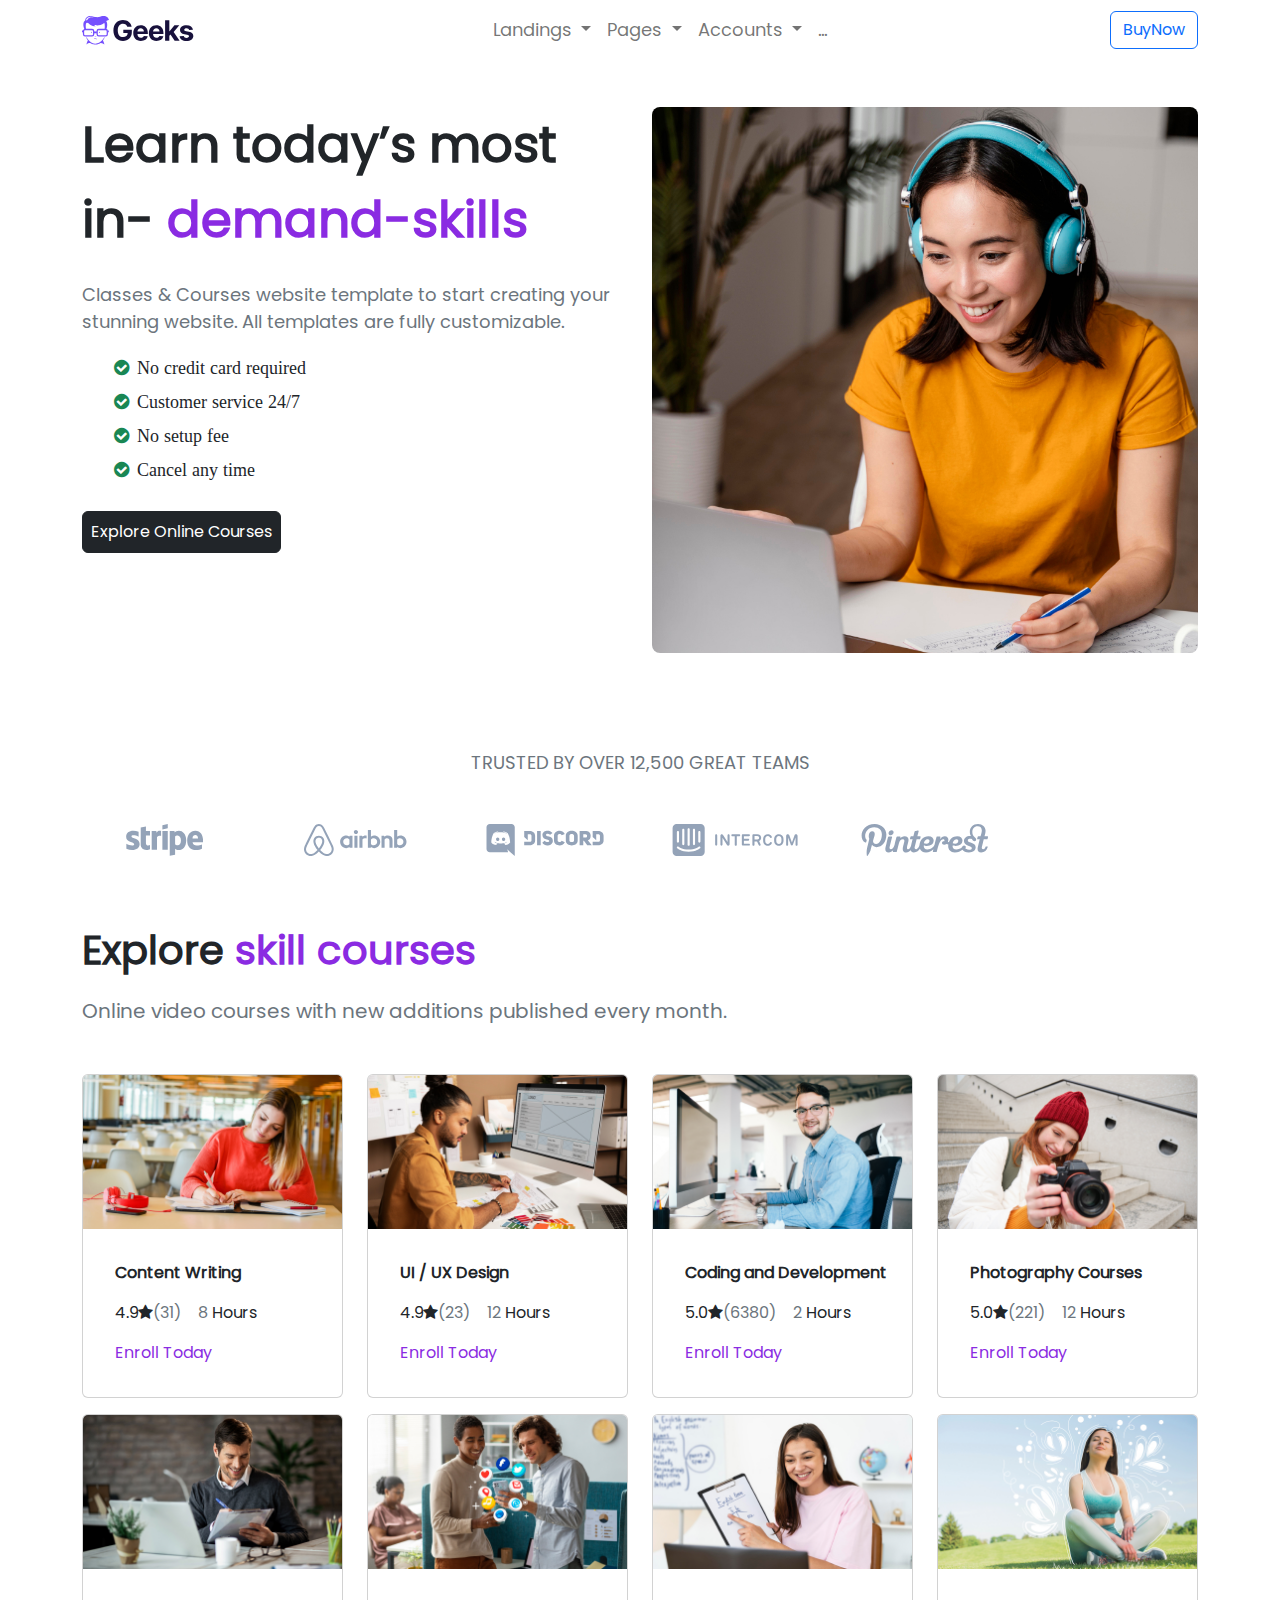
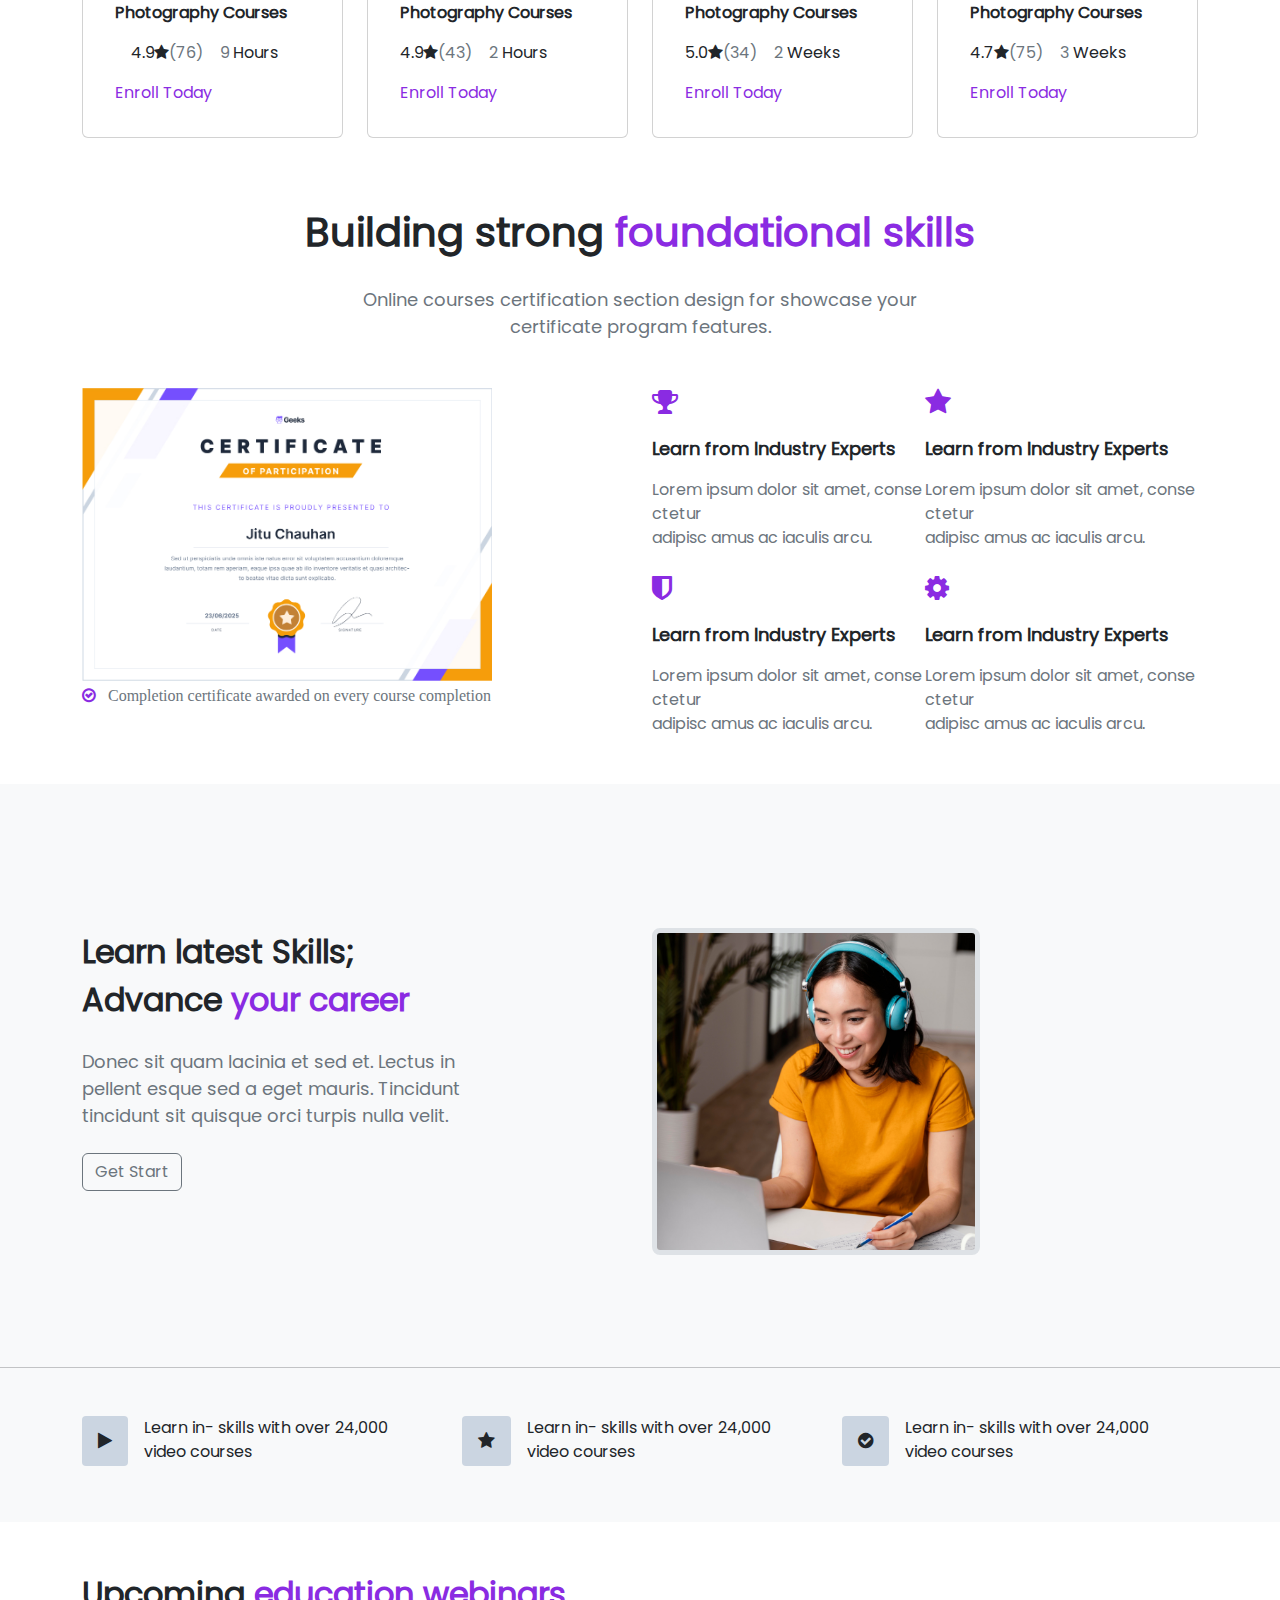
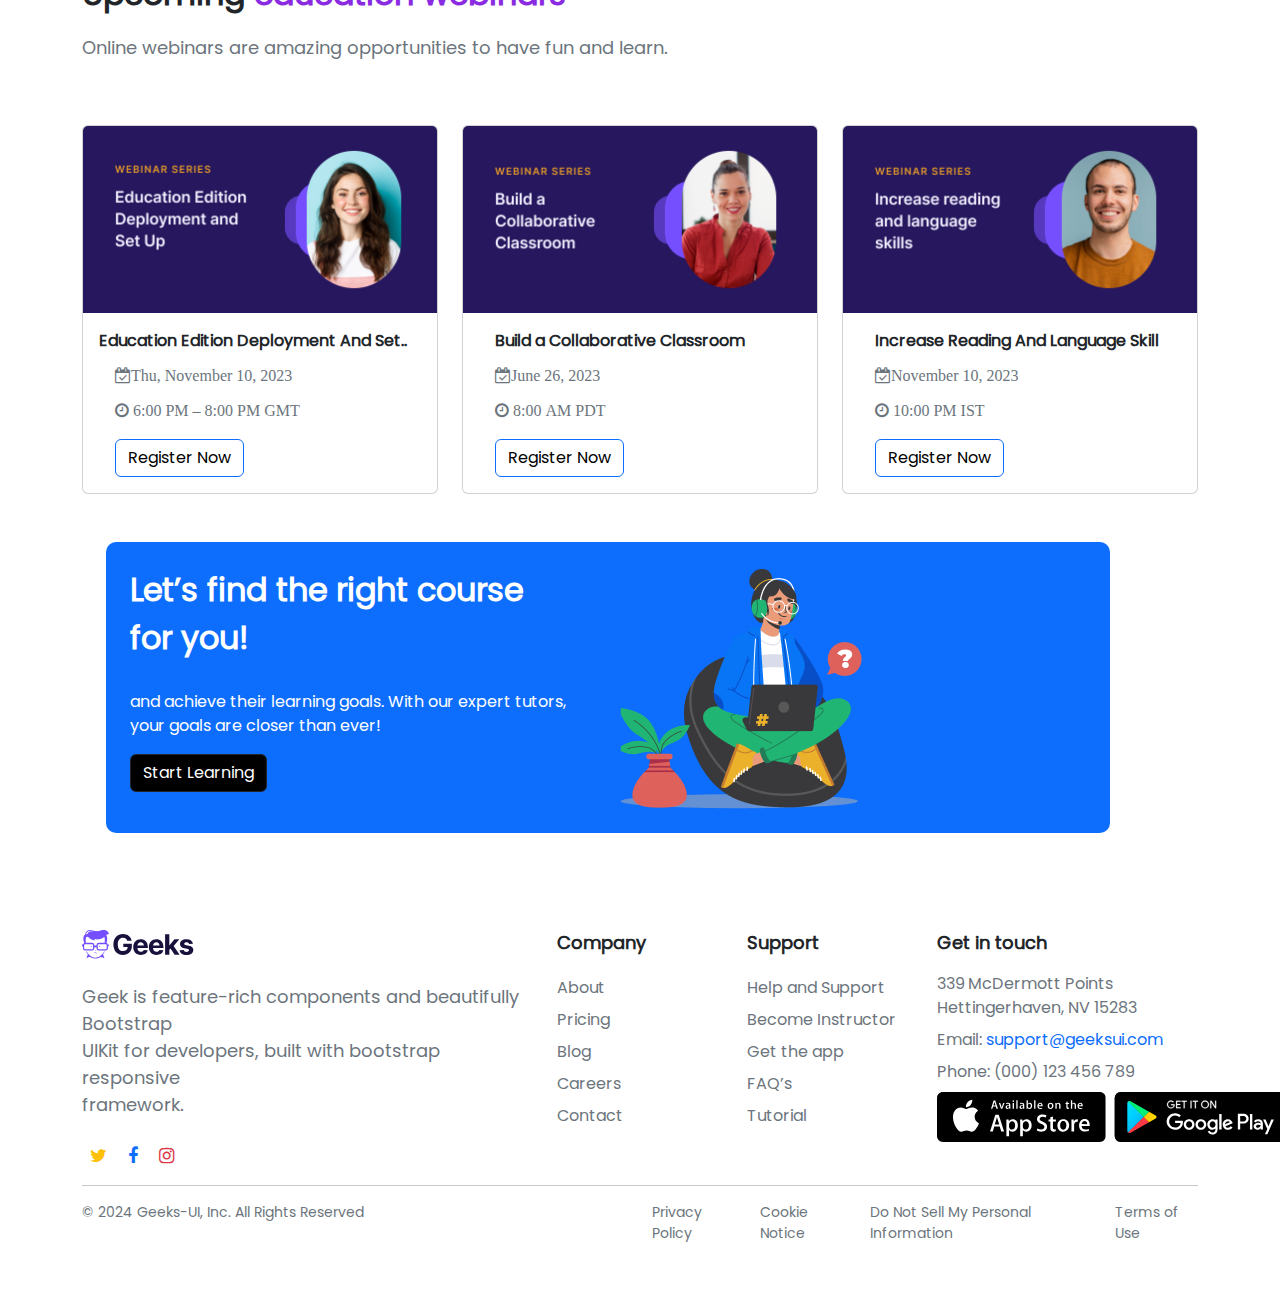
<file: index.html>
<!DOCTYPE html>
<html lang="en">

<head>
    <meta charset="UTF-8">
    <meta name="viewport" content="width=device-width, initial-scale=1.0">
    <title>Project 3</title>
    <link rel="stylesheet" href="./assets/font-awesome-4.7.0/font-awesome-4.7.0/css/font-awesome.min.css">
    <link rel="stylesheet" href="./assets/bootstrap-5.2.3-dist/bootstrap-5.2.3-dist/css/bootstrap.min.css">
    <link rel="stylesheet" href="./css/style.css">
</head>

<body>
    <section>
        <nav class="navbar navbar-expand-lg bg-body-tertiary">
            <div class="container">
                <a class="navbar-brand" href="#">
                    <img src="./assets/images/geeks.svg" alt="">
                </a>
                <button class="navbar-toggler" type="button" data-bs-toggle="collapse"
                    data-bs-target="#navbarSupportedContent" aria-controls="navbarSupportedContent"
                    aria-expanded="false" aria-label="Toggle navigation">
                    <span class="navbar-toggler-icon"></span>
                </button>
                <div class="collapse navbar-collapse" id="navbarSupportedContent">
                    <ul class="navbar-nav mx-auto mb-2 mb-lg-0">
                        <li class="nav-item dropdown">
                            <a class="nav-link dropdown-toggle" href="/index.html" role="button" data-bs-toggle="dropdown"
                                aria-expanded="false">
                                Landings
                            </a>
                            <ul class="dropdown-menu">
                                <li><a class="dropdown-item" href="#">Mentor <span
                                            class="bg-primary text-white btn">New</span></a></li>
                                <li><a class="dropdown-item" href="./html/career.html">Education</a></li>
                                <li><a class="dropdown-item" href="#">Home Acadamy</a></li>
                                <li><a class="dropdown-item" href="./html/courses.html">Courses</a></li>
                                <li><a class="dropdown-item" href="./html/courses.html">Lead Course</a></li>
                            </ul>
                        </li>
                        <li class="nav-item dropdown">
                            <a class="nav-link dropdown-toggle" href="#" role="button" data-bs-toggle="dropdown"
                                aria-expanded="false">
                                Pages
                            </a>
                            <ul class="dropdown-menu">
                                <li><a class="dropdown-item" href="./html/courses.html">Courses</a></li>
                                <li><a class="dropdown-item" href="./html/courses.html">Paths</a></li>
                                <li><a class="dropdown-item" href="/index.html">Blog</a></li>
                                <li><a class="dropdown-item" href="./html/career.html">Career</a></li>
                                <li><a class="dropdown-item" href="/index.html">Portfolio</a></li>
                                <li><a class="dropdown-item" href="/index.html">Mentor <span
                                            class="bg-primary text-white btn">New</span></a></li>
                                <li><a class="dropdown-item" href="./html/courses.html">Job</a></li>
                                <li><a class="dropdown-item" href="/index.html">Specialty</a></li>
                                <li>
                                    <hr class="dropdown-divider">
                                </li>
                                <li><a class="dropdown-item" href="./html/career.html">About</a></li>
                                <li><a class="dropdown-item" href="./html/contact.html">Help Center</a></li>
                                <li><a class="dropdown-item" href="./html/career.html">Compare</a></li>
                                <li><a class="dropdown-item" href="./html/contact.html">Contact</a></li>
                            </ul>
                        </li>
                        <li class="nav-item dropdown">
                            <a class="nav-link dropdown-toggle" href="#" role="button" data-bs-toggle="dropdown"
                                aria-expanded="false">
                                Accounts
                            </a>
                            <ul class="dropdown-menu">
                                <li><a class="dropdown-item" href="#">Accounts</a></li>
                                <li><a class="dropdown-item" href="#">Another action</a></li>
                            </ul>
                        </li>
                        <li class="nav-item dropdown">
                            <a class="nav-link" href="#" role="button" data-bs-toggle="dropdown" aria-expanded="false">
                                <span class="">...</span>
                            </a>
                            <ul class="dropdown-menu">
                                <li><a class="dropdown-item" href="#">Documentation</a></li>
                                <li><a class="dropdown-item" href="#">Another action</a></li>
                            </ul>
                        </li>
                    </ul>
                    <form class="d-flex" role="search">
                        <button class="btn btn-outline-primary cursor" type="submit">BuyNow</button>
                    </form>
                </div>
            </div>
        </nav>
    </section>
    <section>
        <div class="container">
            <div class="row">
                <div class="col-12 col-md-12 col-lg-6 my-5">
                    <div class="fs1 fw-bolder">Learn today’s most</div>
                    <div class="fs1 fw-bolder">in- <span class="textcolor fw-bolder">demand-skills</span></div>
                    <div class="my-4 italic text-secondary">
                        <div>Classes & Courses website template to start creating your</div>
                        <div>stunning website. All templates are fully customizable.</div>
                    </div>
                    <ul class="d-flex flex-column ">
                        <i class="fa fa-check-circle mb-3 text-success" aria-hidden="true"><span
                                class="mx-2 text-dark">No credit card required</span></i>
                        <i class="fa fa-check-circle mb-3 text-success" aria-hidden="true"><span
                                class="mx-2 text-dark">Customer service 24/7</span></i>
                        <i class="fa fa-check-circle mb-3 text-success" aria-hidden="true"><span
                                class="mx-2 text-dark">No setup fee</span></i>
                        <i class="fa fa-check-circle mb-3 text-success" aria-hidden="true"><span
                                class="mx-2 text-dark">Cancel any time</span></i>
                    </ul>
                    <button class="btn btn-dark p-2">Explore Online Courses</button>
                </div>
                <div class="col-12 col-md-12 col-lg-6  my-5">
                    <img src="./assets/images/developer.jpg" class="w-100 rounded-3" alt="">
                </div>
            </div>
        </div>
    </section>
    <section>
        <div class="container">
            <div class="text-center my-5 text-secondary">
                <div>TRUSTED BY OVER 12,500 GREAT TEAMS</div>
                <div class="row my-5">
                    <div class="col-6 col-lg-2 mb-3">
                        <img src="./assets/images/strip.svg" alt="">
                    </div>
                    <div class="col-6 col-lg-2 mb-3">
                        <img src="./assets/images/aribnb.svg" alt="">
                    </div>
                    <div class="col-6 col-lg-2 mb-3">
                        <img src="./assets/images/discord.svg" alt="">
                    </div>
                    <div class="col-6 col-lg-2 mb-3">
                        <img src="./assets/images/intercom.svg" alt="">
                    </div>
                    <div class="col-12 col-lg-2 mb-3">
                        <img src="./assets/images/prnterest.svg" alt="">
                    </div>
                </div>
            </div>
        </div>
    </section>
    <section>
        <div class="container my-5">
            <div class="fs-1 fw-bolder">Explore <span class="textcolor"> skill courses</span></div>
            <div class="text-secondary fs-5 my-3">Online video courses with new additions published every month.</div>
            <div class="row my-5">
                <div class="col-12 col-md-6 col-lg-3 mb-3">
                    <div class="card box">
                        <img src="./assets/images/img1.jpg" class="card-img-top" alt="...">
                        <div class="card-body">
                            <div class="my-3 ps-3 fw-bold fontsize">Content Writing</div>
                            <div class="d-flex justify-content-start fontsize mx-3">
                                <div>4.9<i class="fa fa-star" aria-hidden="true"></i><span
                                        class="text-secondary">(31)</span></div>
                                <div class="mx-3"><span class="text-secondary">8 </span> Hours</div>
                            </div>
                            <div class="my-3 ps-3 textcolor1">Enroll Today </div>
                        </div>
                    </div>
                </div>
                <div class="col-12 col-md-6 col-lg-3 mb-3">
                    <div class="card box">
                        <img src="./assets/images/img2.jpg" class="card-img-top" alt="...">
                        <div class="card-body">
                            <div class="my-3 ps-3 fw-bold fontsize">UI / UX Design</div>
                            <div class="d-flex justify-content-start fontsize mx-3">
                                <div>4.9<i class="fa fa-star" aria-hidden="true"></i><span
                                        class="text-secondary">(23)</span></div>
                                <div class="mx-3"><span class="text-secondary">12 </span> Hours</div>
                            </div>
                            <div class="my-3 ps-3 textcolor1">Enroll Today </div>
                        </div>
                    </div>
                </div>
                <div class="col-12 col-md-6 col-lg-3 mb-3">
                    <div class="card box">
                        <img src="./assets/images/img3.jpg" class="card-img-top" alt="...">
                        <div class="card-body">
                            <div class="my-3 ps-3 fw-bold fontsize">Coding and Development</div>
                            <div class="d-flex justify-content-start fontsize mx-3">
                                <div>5.0<i class="fa fa-star" aria-hidden="true"></i><span
                                        class="text-secondary">(6380)</span></div>
                                <div class="mx-3"><span class="text-secondary">2 </span> Hours</div>
                            </div>
                            <div class="my-3 ps-3 textcolor1">Enroll Today </div>
                        </div>
                    </div>
                </div>
                <div class="col-12 col-md-6 col-lg-3 mb-3">
                    <div class="card box">
                        <img src="./assets/images/img4.jpg" class="card-img-top" alt="...">
                        <div class="card-body">
                            <div class="my-3 ps-3 fw-bold fontsize">Photography Courses</div>
                            <div class="d-flex justify-content-start fontsize mx-3">
                                <div>5.0<i class="fa fa-star" aria-hidden="true"></i><span
                                        class="text-secondary">(221)</span></div>
                                <div class="mx-3"><span class="text-secondary">12 </span> Hours</div>
                            </div>
                            <div class="my-3 ps-3 textcolor1">Enroll Today </div>
                        </div>
                    </div>
                </div>
                <div class="col-12 col-md-6 col-lg-3 mb-3">
                    <div class="card box">
                        <img src="./assets/images/img5.jpg" class="card-img-top" alt="...">
                        <div class="card-body">
                            <div class="my-3 ps-3 fw-bold fontsize">Photography Courses</div>
                            <div class="d-flex justify-content-start fontsize mx-3">
                                <div class="mx-3">4.9<i class="fa fa-star" aria-hidden="true"></i><span
                                        class="text-secondary">(76)</span></div>
                                <div><span class="text-secondary">9 </span> Hours</div>
                            </div>
                            <div class="my-3 ps-3 textcolor1">Enroll Today </div>
                        </div>
                    </div>
                </div>
                <div class="col-12 col-md-6 col-lg-3 mb-3">
                    <div class="card box">
                        <img src="./assets/images/img6.jpg" class="card-img-top" alt="...">
                        <div class="card-body">
                            <div class="my-3 ps-3 fw-bold fontsize">Photography Courses</div>
                            <div class="d-flex justify-content-start fontsize mx-3">
                                <div>4.9<i class="fa fa-star" aria-hidden="true"></i><span
                                        class="text-secondary">(43)</span></div>
                                <div class="mx-3"><span class="text-secondary">2 </span> Hours</div>
                            </div>
                            <div class="my-3 ps-3 textcolor1">Enroll Today </div>
                        </div>
                    </div>
                </div>
                <div class="col-12 col-md-6 col-lg-3 mb-3">
                    <div class="card box">
                        <img src="./assets/images/img7.jpg" class="card-img-top" alt="...">
                        <div class="card-body">
                            <div class="my-3 ps-3 fw-bold fontsize">Photography Courses</div>
                            <div class="d-flex justify-content-start fontsize mx-3">
                                <div>5.0<i class="fa fa-star" aria-hidden="true"></i><span
                                        class="text-secondary">(34)</span></div>
                                <div class="mx-3"><span class="text-secondary">2 </span>Weeks</div>
                            </div>
                            <div class="my-3 ps-3 textcolor1">Enroll Today </div>
                        </div>
                    </div>
                </div>
                <div class="col-12 col-md-6 col-lg-3 mb-3">
                    <div class="card box">
                        <img src="./assets/images/img8.jpg" class="card-img-top" alt="...">
                        <div class="card-body">
                            <div class="my-3 ps-3 fw-bold fontsize">Photography Courses</div>
                            <div class="d-flex justify-content-start fontsize mx-3">
                                <div>4.7<i class="fa fa-star" aria-hidden="true"></i><span
                                        class="text-secondary">(75)</span></div>
                                <div class="mx-3"><span class="text-secondary">3 </span> Weeks</div>
                            </div>
                            <div class="my-3 ps-3 textcolor1">Enroll Today </div>
                        </div>
                    </div>
                </div>
            </div>
        </div>
    </section>
    <section>
        <div class="container my-4">
            <div class="fs-1 text-center fw-bold">Building strong <span class="textcolor">foundational skills</span>
            </div>
            <div class="text-center text-secondary mt-4">
                <div>Online courses certification section design for showcase your</div>
                <div>certificate program features.</div>
            </div>
            <div class="row my-5">
                <div class="col-12 col-md-12 col-lg-6 smcenter">
                    <img src="./assets/images/certificate.jpg" class="w-75" alt="">
                    <i class="fa fa-check-circle-o textcolor1" aria-hidden="true"> <span
                            class="text-secondary mx-2">Completion certificate awarded on
                            every course completion</span></i>
                </div>
                <div class="col-12 col-md-12 col-lg-6 my-5 my-lg-0">
                    <div class="d-flex">
                        <div>
                            <i class="fa fa-trophy fs-3 textcolor2" aria-hidden="true"></i>
                            <div class="fw-bold mt-3">Learn from Industry Experts</div>
                            <div class="text-secondary mt-3 fontsize">
                                <div>Lorem ipsum dolor sit amet, conse ctetur</div>
                                <div>adipisc amus ac iaculis arcu.</div>
                            </div>
                        </div>
                        <div>
                            <i class="fa fa-star fs-3 textcolor2" aria-hidden="true"></i>
                            <div class="fw-bold mt-3">Learn from Industry Experts</div>
                            <div class="text-secondary mt-3 fontsize">
                                <div>Lorem ipsum dolor sit amet, conse ctetur</div>
                                <div>adipisc amus ac iaculis arcu.</div>
                            </div>
                        </div>
                    </div>
                    <div class="d-flex">
                        <div class="mt-4">
                            <i class="fa fa-shield textcolor2 fs-3" aria-hidden="true"></i>
                            <div class="fw-bold mt-3">Learn from Industry Experts</div>
                            <div class="text-secondary mt-3 fontsize">
                                <div>Lorem ipsum dolor sit amet, conse ctetur</div>
                                <div>adipisc amus ac iaculis arcu.</div>
                            </div>
                        </div>
                        <div class="mt-4">
                            <i class="fa fa-cog textcolor2 fs-3" aria-hidden="true"></i>
                            <div class="fw-bold mt-3">Learn from Industry Experts</div>
                            <div class="text-secondary mt-3 fontsize">
                                <div>Lorem ipsum dolor sit amet, conse ctetur</div>
                                <div>adipisc amus ac iaculis arcu.</div>
                            </div>
                        </div>
                    </div>
                </div>
            </div>
        </div>
    </section>
    <section class="bg-light py-5">
        <div class="container">
            <div class="row py-5">
                <div class="col-12 col-md-12 col-lg-6">
                    <div class="fs-2 fw-bold mt-5">Learn latest Skills;</div>
                    <div class="fs-2 fw-bold">Advance <span class="textcolor">your career</span></div>
                    <div class="text-secondary my-4">
                        <div>Donec sit quam lacinia et sed et. Lectus in</div>
                        <div>pellent esque sed a eget mauris. Tincidunt</div>
                        <div>tincidunt sit quisque orci turpis nulla velit.</div>
                    </div>
                    <button class="btn btn-outline-secondary cursor">Get Start</button>
                </div>
                <div class="col-12 col-md-12 col-lg-6">
                    <img src="./assets/images/developer.jpg" class="w75 border border-5 my-5 rounded-3 mt-5" alt="">
                </div>
            </div>
        </div>
        <hr>
        <div class="container">
            <div class="row mt-5">
                <div class=" col-12 col-md-4 col-lg-4">
                    <div class="d-flex mb-4 mb-md-0">
                        <i class="fa fa-play play p-3 mb-2" aria-hidden="true"></i>
                        <div class="mx-3 fontsize">Learn in- skills with over 24,000 video courses</div>
                    </div>
                </div>
                <div class=" col-12 col-md-4 col-lg-4 ">
                    <div class="d-flex mb-4 mb-md-0">
                        <i class="fa fa-star play  p-3 mb-2" aria-hidden="true"></i>
                        <div class="mx-3 fontsize">Learn in- skills with over 24,000 video courses</div>
                    </div>
                </div>
                <div class=" col-12 col-md-4 col-lg-4">
                    <div class="d-flex mb-4 mb-md-0">
                        <i class="fa fa-check-circle play p-3 mb-2" aria-hidden="true"></i>
                        <div class="mx-3 fontsize">Learn in- skills with over 24,000 video courses</div>
                    </div>
                </div>
            </div>
        </div>
    </section>
    <section>
        <div class="container mt-5">
            <div class="">
                <div class="fs-2 fw-bold mt-5">Upcoming <span class="textcolor">education webinars</span></div>
                <div class="text-secondary my-3">Online webinars are amazing opportunities to have fun and learn.</div>
            </div>
            <div class="row">
                <div class="col-12 col-lg-4">
                    <div class="card mt-5 box">
                        <img src="./assets/images/photo1.jpg" class="card-img-top" alt="...">
                        <div class="card-body">
                            <div class="card-title fw-bolder fontsize">Education Edition Deployment And Set..</div>
                            <div class="mt-2 mx-3">
                                <i class="fa fa-calendar-check-o text-secondary fontsize" aria-hidden="true"><span>Thu,
                                        November
                                        10,
                                        2023</span></i>
                            </div>
                            <div class="mt-2 mx-3">
                                <i class="fa fa-clock-o text-secondary fontsize" aria-hidden="true"> <span>6:00 PM –
                                        8:00 PM
                                        GMT</span></i>
                            </div>
                            <a class="btn btn-outline-primary mt-3 mx-3 botton" href="#">Register Now</a>
                        </div>
                    </div>
                </div>
                <div class="col-12 col-lg-4">
                    <div class="card mt-5 box">
                        <img src="./assets/images/photo2.jpg" class="card-img-top" alt="...">
                        <div class="card-body">
                            <div class="card-title mx-3 fw-bolder fontsize">Build a Collaborative Classroom</div>
                            <div class="mt-2 mx-3">
                                <i class="fa fa-calendar-check-o text-secondary fontsize" aria-hidden="true"><span>June
                                        26,
                                        2023</span></i>
                            </div>
                            <div class="mt-2 mx-3">
                                <i class="fa fa-clock-o text-secondary fontsize" aria-hidden="true"> <span>8:00 AM
                                        PDT</span></i>
                            </div>
                            <a class="btn btn-outline-primary mt-3 mx-3 botton" href="#">Register Now</a>
                        </div>
                    </div>
                </div>
                <div class="col-12 col-lg-4">
                    <div class="card mt-5 box">
                        <img src="./assets/images/photo3.jpg" class="card-img-top" alt="...">
                        <div class="card-body">
                            <div class="card-title mx-3 fw-bolder fontsize">Increase Reading And Language Skill</div>
                            <div class="mt-2 mx-3">
                                <i class="fa fa-calendar-check-o text-secondary fontsize"
                                    aria-hidden="true"><span>November 10,
                                        2023</span></i>
                            </div>
                            <div class="mt-2 mx-3">
                                <i class="fa fa-clock-o text-secondary fontsize" aria-hidden="true"> <span>10:00 PM
                                        IST</span></i>
                            </div>
                            <a class="btn btn-outline-primary mt-3 mx-3 botton" href="#">Register Now</a>
                        </div>
                    </div>
                </div>
            </div>
        </div>
    </section>
    <section>
        <div class="container">
            <div class="bgcolor bg-primary mx-4">
                <div class="row my-5">
                    <div class="col-12 col-lg-6">
                        <div class="fs-2 fw-bold text-white mx-4 py-4">Let’s find the right course for you!</div>
                        <div class="text-white fontsize px-4 my-1">
                            <div class="">and achieve their learning goals. With our expert tutors,</div>
                            <div>your goals are closer than ever!</div>
                            <a class="btn btn-dark text-white my-3 botton1" href="_">Start Learning</a>
                        </div>
                    </div>
                    <div class="col-12 col-md-6 col-lg-6  ">
                        <img src="./assets/images/course.png" class=" center my-4" alt="">
                    </div>
                </div>
            </div>
        </div>
    </section>
    <section>
        <div class="container py-5">
            <div class="row">
                <div class=" col-12 col-lg-5">
                    <img src="./assets/images/geeks.svg" alt="">
                    <div class="text-secondary my-4">
                        <div>Geek is feature-rich components and beautifully Bootstrap</div>
                        <div>UIKit for developers, built with bootstrap responsive</div>
                        <div>framework.</div>
                    </div>
                    <div class="">
                        <i class="fa fa-twitter text-warning mx-2 textcolor3" aria-hidden="true"></i>
                        <i class="fa fa-facebook text-primary mx-2 textcolor3" aria-hidden="true"></i>
                        <i class="fa fa-instagram text-danger mx-2 textcolor3" aria-hidden="true"></i>
                    </div>
                </div>
                <div class=" col-12 col-lg-2">
                    <div class="fw-bold">Company</div>
                    <div class="fontsize my-3 lh-lg text-secondary">
                        <div>About</div>
                        <div>Pricing</div>
                        <div>Blog</div>
                        <div>Careers</div>
                        <div>Contact</div>
                    </div>
                </div>
                <div class=" col-12 col-lg-2">
                    <div class="fw-bold">Support</div>
                    <div class="fontsize my-3 lh-lg text-secondary">
                        <div>Help and Support</div>
                        <div>Become Instructor</div>
                        <div>Get the app</div>
                        <div>FAQ’s</div>
                        <div>Tutorial</div>
                    </div>
                </div>
                <div class=" col-12 col-lg-3">
                    <div class="fw-bold">Get in touch</div>
                    <div class="fontsize my-3 text-secondary">
                        <div class="">339 McDermott Points Hettingerhaven, NV 15283</div>
                        <div class="mt-2">Email: <span class="text-primary">support@geeksui.com</span></div>
                        <div class="my-2">Phone: (000) 123 456 789</div>
                        <div class="d-flex gap-2">
                           <a href="https://www.apple.com/app-store/">
                            <img src="./assets/images/app.svg" alt="">
                           </a>
                           <a href="https://play.google.com/store/games?device=windows&pli=1">
                            <img src="./assets/images/play.svg" alt="">
                           </a>
                        </div>
                    </div>
                </div>
            </div>
            <hr>
            <div class="row">
                <div class=" col-12 col-lg-6 fontsize1 text-secondary">
                    <div>© 2024 Geeks-UI, Inc. All Rights Reserved</div>
                </div>
                <div class=" col-12 col-lg-6 d-flex gap-4 mt-3 mt-lg-0 fontsize1 text-secondary">
                    <div>Privacy Policy</div>
                    <div>Cookie Notice</div>
                    <div>Do Not Sell My Personal Information</div>
                    <div class="mx-2 mx-lg-0">Terms of Use</div>
                </div>
            </div>
        </div>
    </section>
    <script src="./assets/bootstrap-5.2.3-dist/bootstrap-5.2.3-dist/js/bootstrap.bundle.min.js"></script>

</body>

</html>
</file>
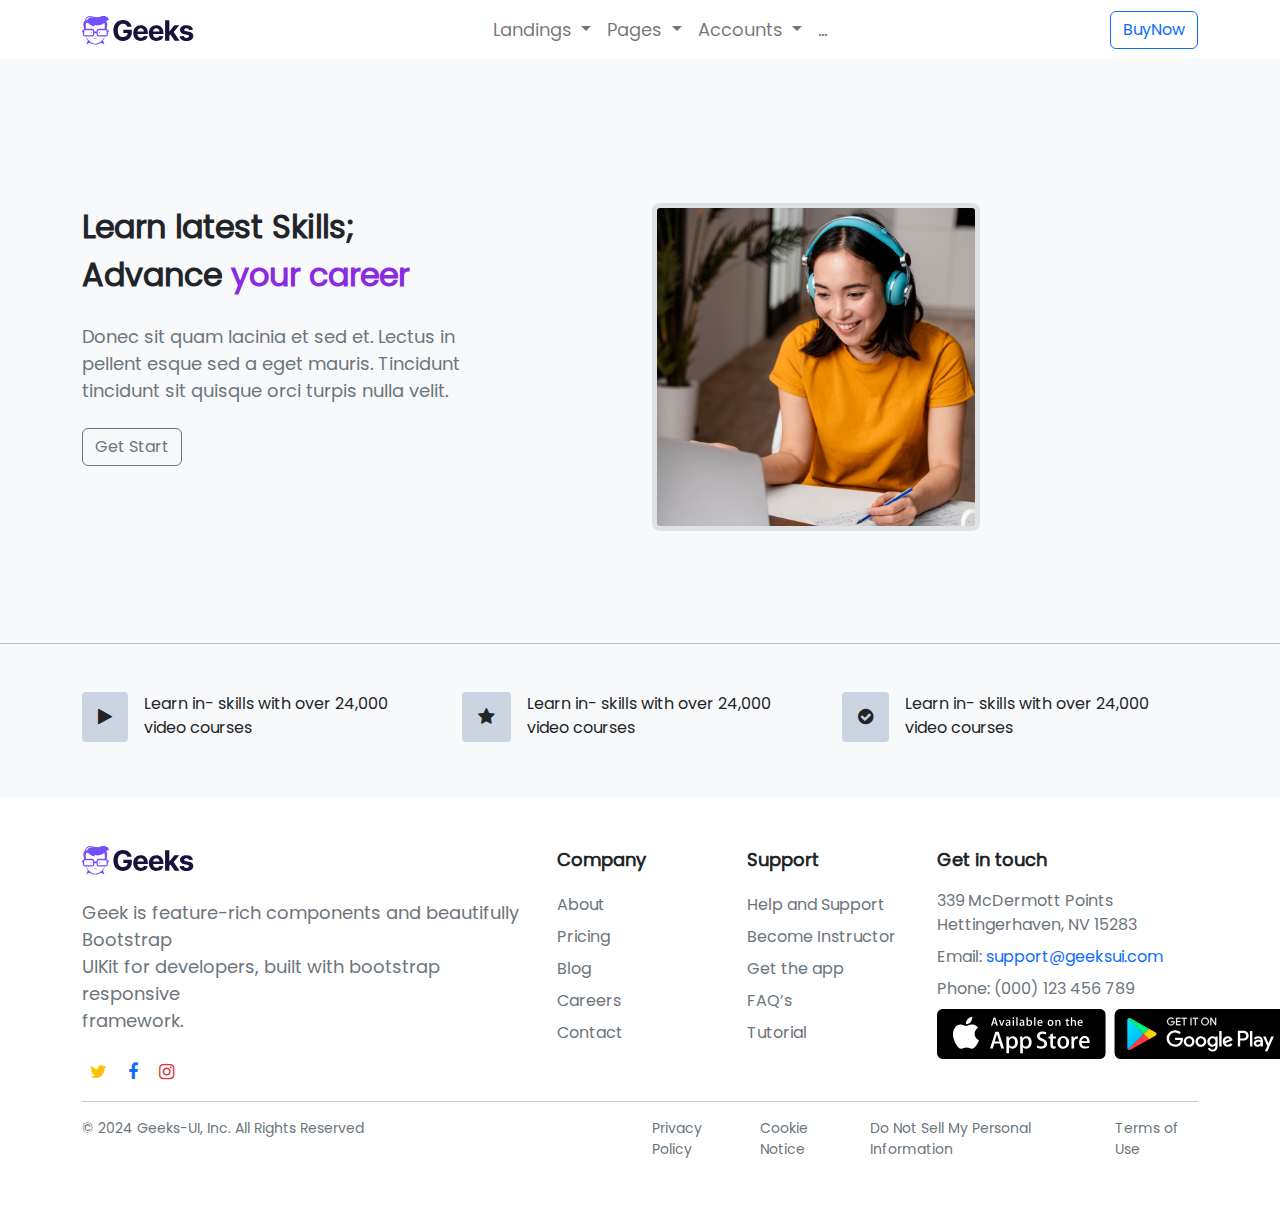
<file: html/career.html>
<!DOCTYPE html>
<html lang="en">

<head>
    <meta charset="UTF-8">
    <meta name="viewport" content="width=device-width, initial-scale=1.0">
    <title>career</title>
    <link rel="stylesheet" href="../assets/font-awesome-4.7.0/font-awesome-4.7.0/css/font-awesome.min.css">
    <link rel="stylesheet" href="../assets/bootstrap-5.2.3-dist/bootstrap-5.2.3-dist/css/bootstrap.min.css">
    <link rel="stylesheet" href="../css/style.css">
</head>

<body>
    <section>
        <nav class="navbar navbar-expand-lg bg-body-tertiary">
            <div class="container">
                <a class="navbar-brand" href="#">
                    <img src="../assets/images/geeks.svg" alt="">
                </a>
                <button class="navbar-toggler" type="button" data-bs-toggle="collapse"
                    data-bs-target="#navbarSupportedContent" aria-controls="navbarSupportedContent"
                    aria-expanded="false" aria-label="Toggle navigation">
                    <span class="navbar-toggler-icon"></span>
                </button>
                <div class="collapse navbar-collapse" id="navbarSupportedContent">
                    <ul class="navbar-nav mx-auto mb-2 mb-lg-0">
                        <li class="nav-item dropdown">
                            <a class="nav-link dropdown-toggle" href="/index.html" role="button" data-bs-toggle="dropdown"
                                aria-expanded="false">
                                Landings
                            </a>
                            <ul class="dropdown-menu">
                                <li><a class="dropdown-item" href="../index.html">Mentor <span
                                            class="bg-primary text-white btn">New</span></a></li>
                                <li><a class="dropdown-item" href="#">Education</a></li>
                                <li><a class="dropdown-item" href="../index.html">Home Acadamy</a></li>
                                <li><a class="dropdown-item" href="../html/courses.html">Courses</a></li>
                                <li><a class="dropdown-item" href="../html/courses.html">Lead Course</a></li>
                            </ul>
                        </li>
                        <li class="nav-item dropdown">
                            <a class="nav-link dropdown-toggle" href="#" role="button" data-bs-toggle="dropdown"
                                aria-expanded="false">
                                Pages
                            </a>
                            <ul class="dropdown-menu">
                                <li><a class="dropdown-item" href="#">Career</a></li>
                                <li><a class="dropdown-item" href="../index.html">Portfolio</a></li>
                                <li><a class="dropdown-item" href="#">Mentor <span
                                            class="bg-primary text-white btn">New</span></a></li>
                                <li><a class="dropdown-item" href="../html/courses.html">Job</a></li>
                                <li><a class="dropdown-item" href="../index.html">Specialty</a></li>
                                <li>
                                    <hr class="dropdown-divider">
                                </li>
                                <li><a class="dropdown-item" href="#">About</a></li>
                                <li><a class="dropdown-item" href="../html/contact.html">Help Center</a></li>
                                <li><a class="dropdown-item" href="../html/courses.html">Compare</a></li>
                                <li><a class="dropdown-item" href="../html/contact.html">Contact</a></li>
                            </ul>
                        </li>
                        <li class="nav-item dropdown">
                            <a class="nav-link dropdown-toggle" href="#" role="button" data-bs-toggle="dropdown"
                                aria-expanded="false">
                                Accounts
                            </a>
                            <ul class="dropdown-menu">
                                <li><a class="dropdown-item" href="#">Accounts</a></li>
                                <li><a class="dropdown-item" href="#">Another action</a></li>
                            </ul>
                        </li>
                        <li class="nav-item dropdown">
                            <a class="nav-link" href="#" role="button" data-bs-toggle="dropdown" aria-expanded="false">
                                <span class="">...</span>
                            </a>
                            <ul class="dropdown-menu">
                                <li><a class="dropdown-item" href="#">Documentation</a></li>
                                <li><a class="dropdown-item" href="#">Another action</a></li>
                            </ul>
                        </li>
                    </ul>
                    <form class="d-flex" role="search">
                        <button class="btn btn-outline-primary cursor" type="submit">BuyNow</button>
                    </form>
                </div>
            </div>
        </nav>
    </section>
    <section class="bg-light py-5">
        <div class="container">
            <div class="row py-5">
                <div class="col-12 col-md-12 col-lg-6">
                    <div class="fs-2 fw-bold mt-5">Learn latest Skills;</div>
                    <div class="fs-2 fw-bold">Advance <span class="textcolor">your career</span></div>
                    <div class="text-secondary my-4">
                        <div>Donec sit quam lacinia et sed et. Lectus in</div>
                        <div>pellent esque sed a eget mauris. Tincidunt</div>
                        <div>tincidunt sit quisque orci turpis nulla velit.</div>
                    </div>
                    <button class="btn btn-outline-secondary">Get Start</button>
                </div>
                <div class="col-12 col-md-12 col-lg-6">
                    <img src="../assets/images/developer.jpg" class="w75 border border-5 my-5 rounded-3 mt-5" alt="">
                </div>
            </div>
        </div>
        <hr>
        <div class="container">
            <div class="row mt-5">
                <div class=" col-12 col-md-4 col-lg-4">
                    <div class="d-flex mb-4 mb-md-0">
                        <i class="fa fa-play play p-3 mb-2" aria-hidden="true"></i>
                        <div class="mx-3 fontsize">Learn in- skills with over 24,000 video courses</div>
                    </div>
                </div>
                <div class=" col-12 col-md-4 col-lg-4 ">
                    <div class="d-flex mb-4 mb-md-0">
                        <i class="fa fa-star play  p-3 mb-2" aria-hidden="true"></i>
                        <div class="mx-3 fontsize">Learn in- skills with over 24,000 video courses</div>
                    </div>
                </div>
                <div class=" col-12 col-md-4 col-lg-4">
                    <div class="d-flex mb-4 mb-md-0">
                        <i class="fa fa-check-circle play p-3 mb-2" aria-hidden="true"></i>
                        <div class="mx-3 fontsize">Learn in- skills with over 24,000 video courses</div>
                    </div>
                </div>
            </div>
        </div>
    </section>
    <section></section>
    <div class="container py-5">
        <div class="row">
            <div class=" col-12 col-lg-5">
                <img src="../assets/images/geeks.svg" alt="">
                <div class="text-secondary my-4">
                    <div>Geek is feature-rich components and beautifully Bootstrap</div>
                    <div>UIKit for developers, built with bootstrap responsive</div>
                    <div>framework.</div>
                </div>
                <div class="">
                    <i class="fa fa-twitter text-warning mx-2 textcolor3" aria-hidden="true"></i>
                    <i class="fa fa-facebook text-primary mx-2 textcolor3" aria-hidden="true"></i>
                    <i class="fa fa-instagram text-danger mx-2 textcolor3" aria-hidden="true"></i>
                </div>
            </div>
            <div class=" col-12 col-lg-2">
                <div class="fw-bold">Company</div>
                <div class="fontsize my-3 lh-lg text-secondary">
                    <div>About</div>
                    <div>Pricing</div>
                    <div>Blog</div>
                    <div>Careers</div>
                    <div>Contact</div>
                </div>
            </div>
            <div class=" col-12 col-lg-2">
                <div class="fw-bold">Support</div>
                <div class="fontsize my-3 lh-lg text-secondary">
                    <div>Help and Support</div>
                    <div>Become Instructor</div>
                    <div>Get the app</div>
                    <div>FAQ’s</div>
                    <div>Tutorial</div>
                </div>
            </div>
            <div class=" col-12 col-lg-3">
                <div class="fw-bold">Get in touch</div>
                <div class="fontsize my-3 text-secondary">
                    <div class="">339 McDermott Points Hettingerhaven, NV 15283</div>
                    <div class="mt-2">Email: <span class="text-primary">support@geeksui.com</span></div>
                    <div class="my-2">Phone: (000) 123 456 789</div>
                    <div class="d-flex gap-2">
                        <a href="https://www.apple.com/app-store/">
                         <img src="../assets/images/app.svg" alt="">
                        </a>
                        <a href="https://play.google.com/store/games?device=windows&pli=1">
                         <img src="../assets/images/play.svg" alt="">
                        </a>
                     </div>
                </div>
            </div>
        </div>
        <hr>
        <div class="row">
            <div class=" col-12 col-lg-6 fontsize1 text-secondary">
                <div>© 2024 Geeks-UI, Inc. All Rights Reserved</div>
            </div>
            <div class=" col-12 col-lg-6 d-flex gap-4 mt-3 mt-lg-0 fontsize1 text-secondary">
                <div>Privacy Policy</div>
                <div>Cookie Notice</div>
                <div>Do Not Sell My Personal Information</div>
                <div class="mx-2 mx-lg-0">Terms of Use</div>
            </div>
        </div>
    </div>
    </section>
    <script src="../assets/bootstrap-5.2.3-dist/bootstrap-5.2.3-dist/js/bootstrap.bundle.min.js"></script>


</body>

</html>
</file>
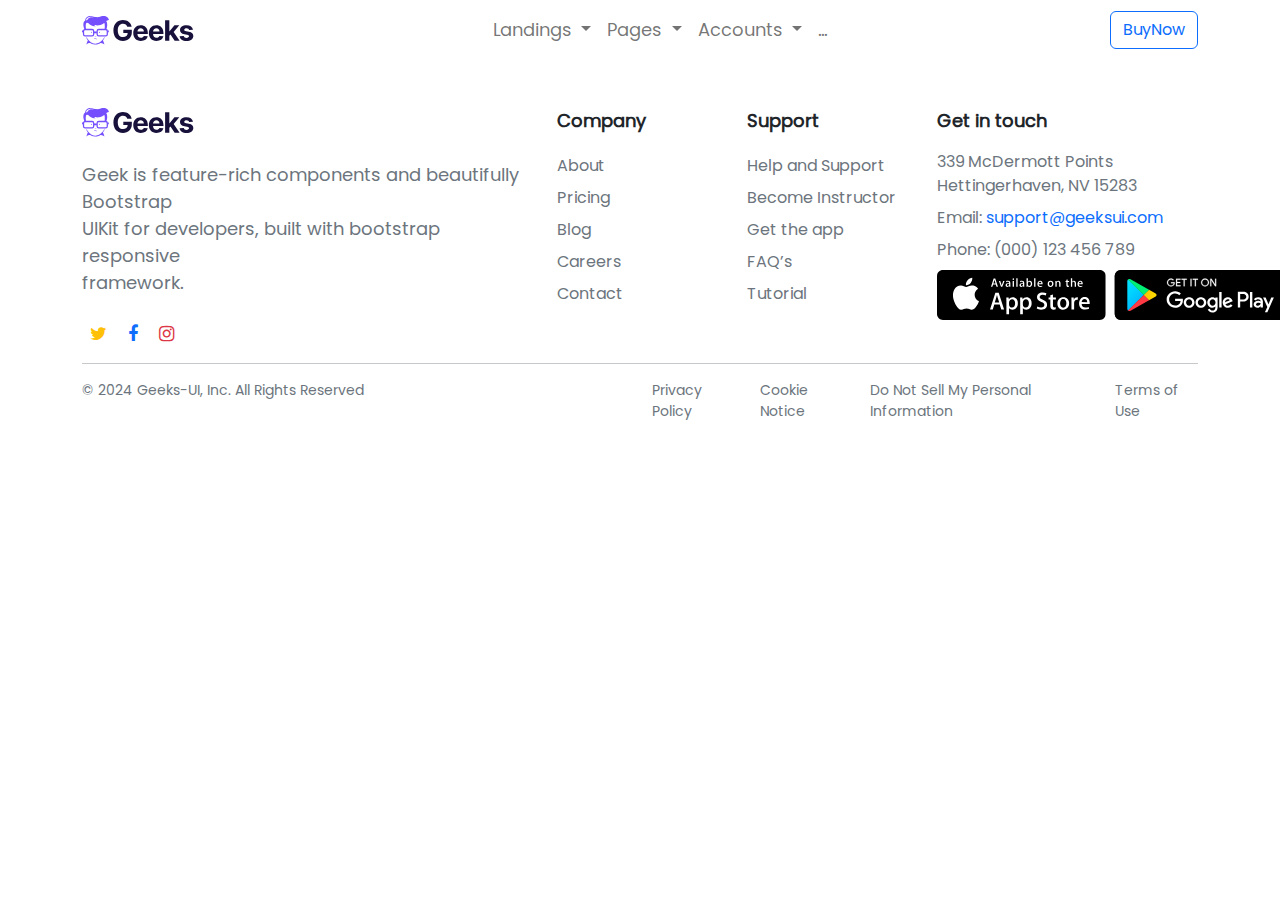
<file: html/contact.html>
<!DOCTYPE html>
<html lang="en">

<head>
    <meta charset="UTF-8">
    <meta name="viewport" content="width=device-width, initial-scale=1.0">
    <title>contact</title>
    <link rel="stylesheet" href="../assets/font-awesome-4.7.0/font-awesome-4.7.0/css/font-awesome.min.css">
    <link rel="stylesheet" href="../assets/bootstrap-5.2.3-dist/bootstrap-5.2.3-dist/css/bootstrap.min.css">
    <link rel="stylesheet" href="../css/style.css">
</head>

<body>
    <section>
        <nav class="navbar navbar-expand-lg bg-body-tertiary">
            <div class="container">
                <a class="navbar-brand" href="#">
                    <img src="../assets/images/geeks.svg" alt="">
                </a>
                <button class="navbar-toggler" type="button" data-bs-toggle="collapse"
                    data-bs-target="#navbarSupportedContent" aria-controls="navbarSupportedContent"
                    aria-expanded="false" aria-label="Toggle navigation">
                    <span class="navbar-toggler-icon"></span>
                </button>
                <div class="collapse navbar-collapse" id="navbarSupportedContent">
                    <ul class="navbar-nav mx-auto mb-2 mb-lg-0">
                        <li class="nav-item dropdown">
                            <a class="nav-link dropdown-toggle" href="/index.html" role="button"
                                data-bs-toggle="dropdown" aria-expanded="false">
                                Landings
                            </a>
                            <ul class="dropdown-menu">
                                <li><a class="dropdown-item" href="#">Mentor <span
                                            class="bg-primary text-white btn">New</span></a></li>
                                <li><a class="dropdown-item" href="../html/career.html">Education</a></li>
                                <li><a class="dropdown-item" href="../index.html">Home Acadamy</a></li>
                                <li><a class="dropdown-item" href="../html/courses.html">Courses</a></li>
                                <li><a class="dropdown-item" href="../html/courses.html">Lead Course</a></li>
                            </ul>
                        </li>
                        <li class="nav-item dropdown">
                            <a class="nav-link dropdown-toggle" href="#" role="button" data-bs-toggle="dropdown"
                                aria-expanded="false">
                                Pages
                            </a>
                            <ul class="dropdown-menu">
                                <li><a class="dropdown-item" href="../html/career.html">Career</a></li>
                                <li><a class="dropdown-item" href="#">Portfolio</a></li>
                                <li><a class="dropdown-item" href="../index.html">Mentor <span
                                            class="bg-primary text-white btn">New</span></a></li>
                                <li><a class="dropdown-item" href="../html/courses.html">Job</a></li>
                                <li><a class="dropdown-item" href="../index.html">Specialty</a></li>
                                <li>
                                    <hr class="dropdown-divider">
                                </li>
                                <li><a class="dropdown-item" href="../html/career.html">About</a></li>
                                <li><a class="dropdown-item" href="../html/contact.html">Help Center</a></li>
                                <li><a class="dropdown-item" href="../html/career.html">Compare</a></li>
                                <li><a class="dropdown-item" href="#">Contact</a></li>
                            </ul>
                        </li>
                        <li class="nav-item dropdown">
                            <a class="nav-link dropdown-toggle" href="#" role="button" data-bs-toggle="dropdown"
                                aria-expanded="false">
                                Accounts
                            </a>
                            <ul class="dropdown-menu">
                                <li><a class="dropdown-item" href="#">Accounts</a></li>
                                <li><a class="dropdown-item" href="#">Another action</a></li>
                            </ul>
                        </li>
                        <li class="nav-item dropdown">
                            <a class="nav-link" href="#" role="button" data-bs-toggle="dropdown" aria-expanded="false">
                                <span class="">...</span>
                            </a>
                            <ul class="dropdown-menu">
                                <li><a class="dropdown-item" href="#">Documentation</a></li>
                                <li><a class="dropdown-item" href="#">Another action</a></li>
                            </ul>
                        </li>
                    </ul>
                    <form class="d-flex" role="search">
                        <button class="btn btn-outline-primary cursor" type="submit">BuyNow</button>
                    </form>
                </div>
            </div>
        </nav>
    </section>
    <div class="container py-5">
        <div class="row">
            <div class=" col-12 col-lg-5">
                <img src="../assets/images/geeks.svg" alt="">
                <div class="text-secondary my-4">
                    <div>Geek is feature-rich components and beautifully Bootstrap</div>
                    <div>UIKit for developers, built with bootstrap responsive</div>
                    <div>framework.</div>
                </div>
                <div class="">
                    <i class="fa fa-twitter text-warning mx-2 textcolor3" aria-hidden="true"></i>
                    <i class="fa fa-facebook text-primary mx-2 textcolor3" aria-hidden="true"></i>
                    <i class="fa fa-instagram text-danger mx-2 textcolor3" aria-hidden="true"></i>
                </div>
            </div>
            <div class=" col-12 col-lg-2">
                <div class="fw-bold">Company</div>
                <div class="fontsize my-3 lh-lg text-secondary">
                    <div>About</div>
                    <div>Pricing</div>
                    <div>Blog</div>
                    <div>Careers</div>
                    <div>Contact</div>
                </div>
            </div>
            <div class=" col-12 col-lg-2">
                <div class="fw-bold">Support</div>
                <div class="fontsize my-3 lh-lg text-secondary">
                    <div>Help and Support</div>
                    <div>Become Instructor</div>
                    <div>Get the app</div>
                    <div>FAQ’s</div>
                    <div>Tutorial</div>
                </div>
            </div>
            <div class=" col-12 col-lg-3">
                <div class="fw-bold">Get in touch</div>
                <div class="fontsize my-3 text-secondary">
                    <div class="">339 McDermott Points Hettingerhaven, NV 15283</div>
                    <div class="mt-2">Email: <span class="text-primary">support@geeksui.com</span></div>
                    <div class="my-2">Phone: (000) 123 456 789</div>
                    <div class="d-flex gap-2">
                        <a href="https://www.apple.com/app-store/">
                         <img src="../assets/images/app.svg" alt="">
                        </a>
                        <a href="https://play.google.com/store/games?device=windows&pli=1">
                         <img src="../assets/images/play.svg" alt="">
                        </a>
                     </div>
                </div>
            </div>
        </div>
        <hr>
        <div class="row">
            <div class=" col-12 col-lg-6 fontsize1 text-secondary">
                <div>© 2024 Geeks-UI, Inc. All Rights Reserved</div>
            </div>
            <div class=" col-12 col-lg-6 d-flex gap-4 mt-3 mt-lg-0 fontsize1 text-secondary">
                <div>Privacy Policy</div>
                <div>Cookie Notice</div>
                <div>Do Not Sell My Personal Information</div>
                <div class="mx-2 mx-lg-0">Terms of Use</div>
            </div>
        </div>
    </div>
    </section>
    <script src="../assets/bootstrap-5.2.3-dist/bootstrap-5.2.3-dist/js/bootstrap.bundle.min.js"></script>

</body>

</html>
</file>
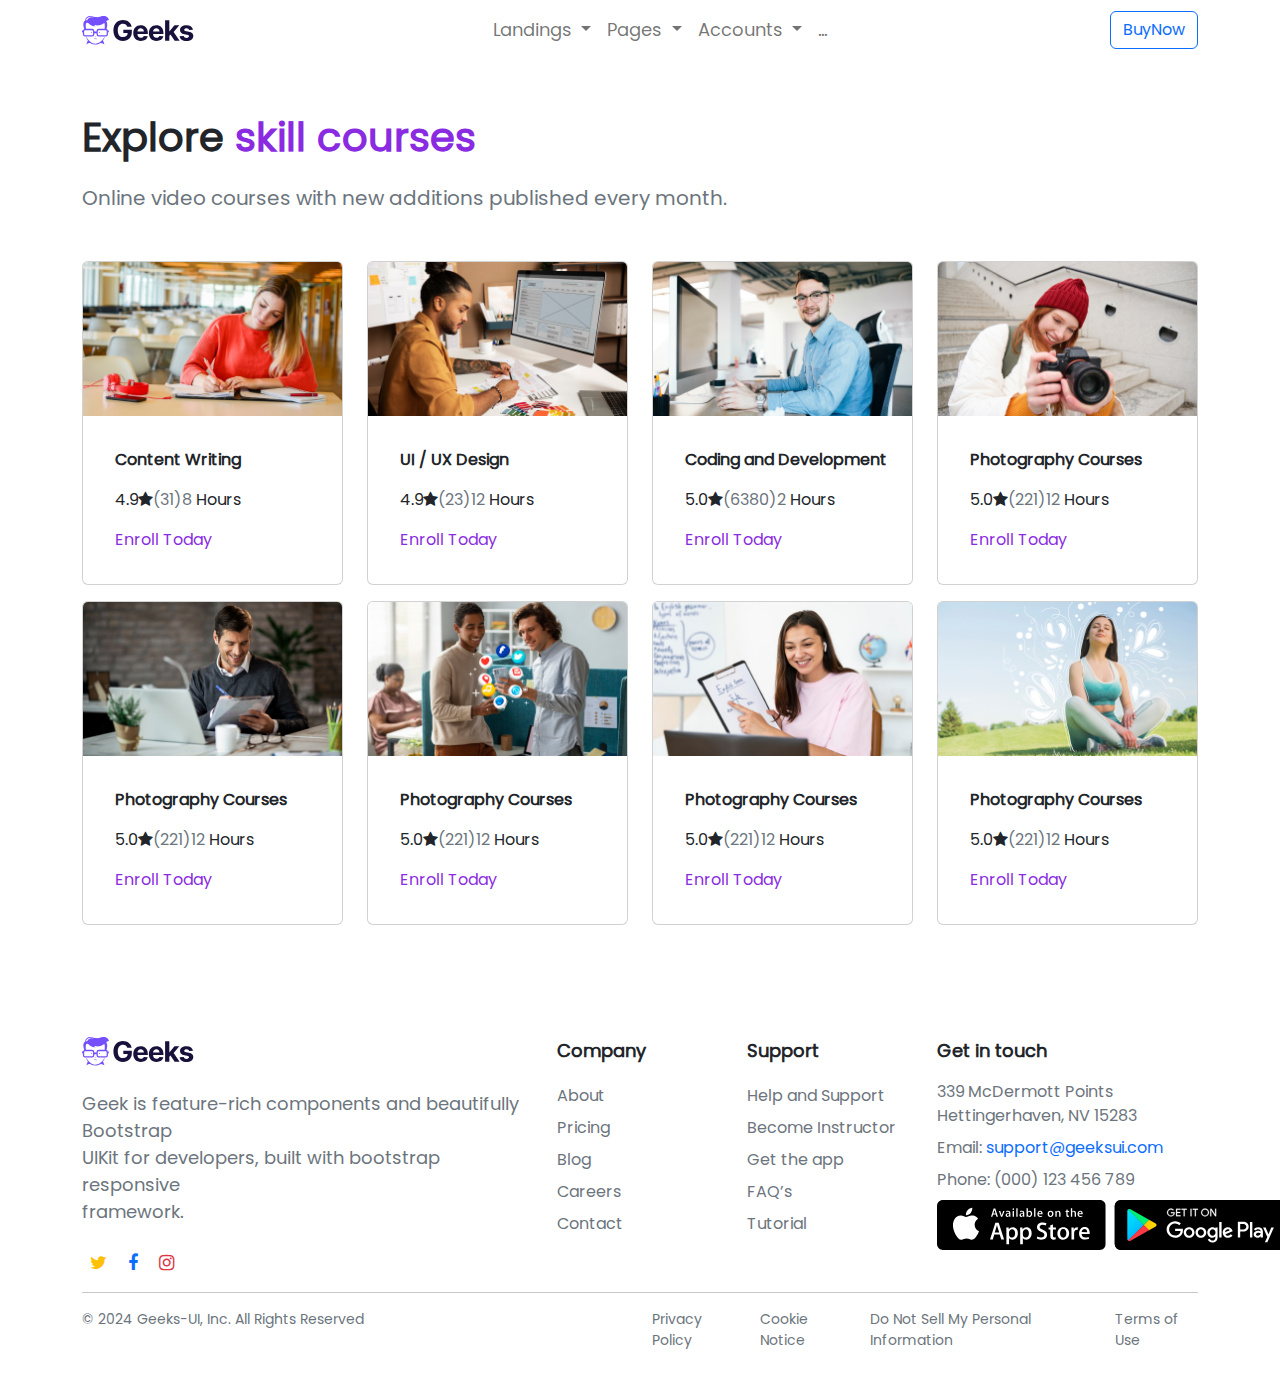
<file: html/courses.html>
<!DOCTYPE html>
<html lang="en">

<head>
    <meta charset="UTF-8">
    <meta name="viewport" content="width=device-width, initial-scale=1.0">
    <title>course</title>
    <link rel="stylesheet" href="../assets/font-awesome-4.7.0/font-awesome-4.7.0/css/font-awesome.min.css">
    <link rel="stylesheet" href="../assets/bootstrap-5.2.3-dist/bootstrap-5.2.3-dist/css/bootstrap.min.css">
    <link rel="stylesheet" href="../css/style.css">
</head>

<body>
    <section>
        <nav class="navbar navbar-expand-lg bg-body-tertiary">
            <div class="container">
                <a class="navbar-brand" href="#">
                    <img src="../assets/images/geeks.svg" alt="">
                </a>
                <button class="navbar-toggler" type="button" data-bs-toggle="collapse"
                    data-bs-target="#navbarSupportedContent" aria-controls="navbarSupportedContent"
                    aria-expanded="false" aria-label="Toggle navigation">
                    <span class="navbar-toggler-icon"></span>
                </button>
                <div class="collapse navbar-collapse" id="navbarSupportedContent">
                    <ul class="navbar-nav mx-auto mb-2 mb-lg-0">
                        <li class="nav-item dropdown">
                            <a class="nav-link dropdown-toggle" href="/index.html" role="button" data-bs-toggle="dropdown"
                                aria-expanded="false">
                                Landings
                            </a>
                            <ul class="dropdown-menu">
                                <li><a class="dropdown-item" href="#">Mentor <span
                                            class="bg-primary text-white btn">New</span></a></li>
                                <li><a class="dropdown-item" href="../html/career.html">Education</a></li>
                                <li><a class="dropdown-item" href="../index.html">Home Acadamy</a></li>
                                <li><a class="dropdown-item" href="#">Courses</a></li>
                                <li><a class="dropdown-item" href="#">Lead Course</a></li>
                            </ul>
                        </li>
                        <li class="nav-item dropdown">
                            <a class="nav-link dropdown-toggle" href="#" role="button" data-bs-toggle="dropdown"
                                aria-expanded="false">
                                Pages
                            </a>
                            <ul class="dropdown-menu">
                                <li><a class="dropdown-item" href="../html/career.html">Career</a></li>
                                <li><a class="dropdown-item" href="../index.html">Portfolio</a></li>
                                <li><a class="dropdown-item" href="../index.html">Mentor <span
                                            class="bg-primary text-white btn">New</span></a></li>
                                <li><a class="dropdown-item" href="#">Job</a></li>
                                <li><a class="dropdown-item" href="../index.html">Specialty</a></li>
                                <li>
                                    <hr class="dropdown-divider">
                                </li>
                                <li><a class="dropdown-item" href="../html/career.html">About</a></li>
                                <li><a class="dropdown-item" href="../html/contact.html">Help Center</a></li>
                                <li><a class="dropdown-item" href="../html/career.html">Compare</a></li>
                                <li><a class="dropdown-item" href="../html/contact.html">Contact</a></li>
                            </ul>
                        </li>
                        <li class="nav-item dropdown">
                            <a class="nav-link dropdown-toggle" href="#" role="button" data-bs-toggle="dropdown"
                                aria-expanded="false">
                                Accounts
                            </a>
                            <ul class="dropdown-menu">
                                <li><a class="dropdown-item" href="#">Accounts</a></li>
                                <li><a class="dropdown-item" href="#">Another action</a></li>
                            </ul>
                        </li>
                        <li class="nav-item dropdown">
                            <a class="nav-link" href="#" role="button" data-bs-toggle="dropdown" aria-expanded="false">
                                <span class="">...</span>
                            </a>
                            <ul class="dropdown-menu">
                                <li><a class="dropdown-item" href="#">Documentation</a></li>
                                <li><a class="dropdown-item" href="#">Another action</a></li>
                            </ul>
                        </li>
                    </ul>
                    <form class="d-flex" role="search">
                        <button class="btn btn-outline-primary cursor" type="submit">BuyNow</button>
                    </form>
                </div>
            </div>
        </nav>
    </section>
    <section>
        <div class="container my-5">
            <div class="fs-1 fw-bolder">Explore <span class="textcolor"> skill courses</span></div>
            <div class="text-secondary fs-5 my-3">Online video courses with new additions published every month.</div>
            <div class="row my-5">
                <div class="col-12 col-md-6 col-lg-3 mb-3">
                    <div class="card box">
                        <img src="../assets/images/img1.jpg" class="card-img-top" alt="...">
                        <div class="card-body">
                            <div class="my-3 ps-3 fw-bold fontsize">Content Writing</div>
                            <div class="d-flex justify-content-start fontsize mx-3">
                                <div>4.9<i class="fa fa-star" aria-hidden="true"></i><span
                                        class="text-secondary">(31)</span></div>
                                <div><span class="text-secondary">8 </span> Hours</div>
                            </div>
                            <div class="my-3 ps-3 textcolor1">Enroll Today </div>
                        </div>
                    </div>
                </div>
                <div class="col-12 col-md-6 col-lg-3 mb-3">
                    <div class="card box">
                        <img src="../assets/images/img2.jpg" class="card-img-top" alt="...">
                        <div class="card-body">
                            <div class="my-3 ps-3 fw-bold fontsize">UI / UX Design</div>
                            <div class="d-flex justify-content-start fontsize mx-3">
                                <div>4.9<i class="fa fa-star" aria-hidden="true"></i><span
                                        class="text-secondary">(23)</span></div>
                                <div><span class="text-secondary">12 </span> Hours</div>
                            </div>
                            <div class="my-3 ps-3 textcolor1">Enroll Today </div>
                        </div>
                    </div>
                </div>
                <div class="col-12 col-md-6 col-lg-3 mb-3">
                    <div class="card box">
                        <img src="../assets/images/img3.jpg" class="card-img-top" alt="...">
                        <div class="card-body">
                            <div class="my-3 ps-3 fw-bold fontsize">Coding and Development</div>
                            <div class="d-flex justify-content-start fontsize mx-3">
                                <div>5.0<i class="fa fa-star" aria-hidden="true"></i><span
                                        class="text-secondary">(6380)</span></div>
                                <div><span class="text-secondary">2 </span> Hours</div>
                            </div>
                            <div class="my-3 ps-3 textcolor1">Enroll Today </div>
                        </div>
                    </div>
                </div>
                <div class="col-12 col-md-6 col-lg-3 mb-3">
                    <div class="card box">
                        <img src="../assets/images/img4.jpg" class="card-img-top" alt="...">
                        <div class="card-body">
                            <div class="my-3 ps-3 fw-bold fontsize">Photography Courses</div>
                            <div class="d-flex justify-content-start fontsize mx-3">
                                <div>5.0<i class="fa fa-star" aria-hidden="true"></i><span
                                        class="text-secondary">(221)</span></div>
                                <div><span class="text-secondary">12 </span> Hours</div>
                            </div>
                            <div class="my-3 ps-3 textcolor1">Enroll Today </div>
                        </div>
                    </div>
                </div>
                <div class="col-12 col-md-6 col-lg-3 mb-3">
                    <div class="card box">
                        <img src="../assets/images/img5.jpg" class="card-img-top" alt="...">
                        <div class="card-body">
                            <div class="my-3 ps-3 fw-bold fontsize">Photography Courses</div>
                            <div class="d-flex justify-content-start fontsize mx-3">
                                <div>5.0<i class="fa fa-star" aria-hidden="true"></i><span
                                        class="text-secondary">(221)</span></div>
                                <div><span class="text-secondary">12 </span> Hours</div>
                            </div>
                            <div class="my-3 ps-3 textcolor1">Enroll Today </div>
                        </div>
                    </div>
                </div>
                <div class="col-12 col-md-6 col-lg-3 mb-3">
                    <div class="card box">
                        <img src="../assets/images/img6.jpg" class="card-img-top" alt="...">
                        <div class="card-body">
                            <div class="my-3 ps-3 fw-bold fontsize">Photography Courses</div>
                            <div class="d-flex justify-content-start fontsize mx-3">
                                <div>5.0<i class="fa fa-star" aria-hidden="true"></i><span
                                        class="text-secondary">(221)</span></div>
                                <div><span class="text-secondary">12 </span> Hours</div>
                            </div>
                            <div class="my-3 ps-3 textcolor1">Enroll Today </div>
                        </div>
                    </div>
                </div>
                <div class="col-12 col-md-6 col-lg-3 mb-3">
                    <div class="card box">
                        <img src="../assets/images/img7.jpg" class="card-img-top" alt="...">
                        <div class="card-body">
                            <div class="my-3 ps-3 fw-bold fontsize">Photography Courses</div>
                            <div class="d-flex justify-content-start fontsize mx-3">
                                <div>5.0<i class="fa fa-star" aria-hidden="true"></i><span
                                        class="text-secondary">(221)</span></div>
                                <div><span class="text-secondary">12 </span> Hours</div>
                            </div>
                            <div class="my-3 ps-3 textcolor1">Enroll Today </div>
                        </div>
                    </div>
                </div>
                <div class="col-12 col-md-6 col-lg-3 mb-3">
                    <div class="card box">
                        <img src="../assets/images/img8.jpg" class="card-img-top" alt="...">
                        <div class="card-body">
                            <div class="my-3 ps-3 fw-bold fontsize">Photography Courses</div>
                            <div class="d-flex justify-content-start fontsize mx-3">
                                <div>5.0<i class="fa fa-star" aria-hidden="true"></i><span
                                        class="text-secondary">(221)</span></div>
                                <div><span class="text-secondary">12 </span> Hours</div>
                            </div>
                            <div class="my-3 ps-3 textcolor1">Enroll Today </div>
                        </div>
                    </div>
                </div>
            </div>
        </div>
    </section>
    <section>
        <div class="container py-5">
            <div class="row">
                <div class=" col-12 col-lg-5">
                    <img src="../assets/images/geeks.svg" alt="">
                    <div class="text-secondary my-4">
                        <div>Geek is feature-rich components and beautifully Bootstrap</div>
                        <div>UIKit for developers, built with bootstrap responsive</div>
                        <div>framework.</div>
                    </div>
                    <div class="">
                        <i class="fa fa-twitter text-warning mx-2 textcolor3" aria-hidden="true"></i>
                        <i class="fa fa-facebook text-primary mx-2 textcolor3" aria-hidden="true"></i>
                        <i class="fa fa-instagram text-danger mx-2 textcolor3" aria-hidden="true"></i>
                    </div>
                </div>
                <div class=" col-12 col-lg-2">
                    <div class="fw-bold">Company</div>
                    <div class="fontsize my-3 lh-lg text-secondary">
                        <div>About</div>
                        <div>Pricing</div>
                        <div>Blog</div>
                        <div>Careers</div>
                        <div>Contact</div>
                    </div>
                </div>
                <div class=" col-12 col-lg-2">
                    <div class="fw-bold">Support</div>
                    <div class="fontsize my-3 lh-lg text-secondary">
                        <div>Help and Support</div>
                        <div>Become Instructor</div>
                        <div>Get the app</div>
                        <div>FAQ’s</div>
                        <div>Tutorial</div>
                    </div>
                </div>
                <div class=" col-12 col-lg-3">
                    <div class="fw-bold">Get in touch</div>
                    <div class="fontsize my-3 text-secondary">
                        <div class="">339 McDermott Points Hettingerhaven, NV 15283</div>
                        <div class="mt-2">Email: <span class="text-primary">support@geeksui.com</span></div>
                        <div class="my-2">Phone: (000) 123 456 789</div>
                        <div class="d-flex gap-2">
                            <a href="https://www.apple.com/app-store/">
                             <img src="../assets/images/app.svg" alt="">
                            </a>
                            <a href="https://play.google.com/store/games?device=windows&pli=1">
                             <img src="../assets/images/play.svg" alt="">
                            </a>
                         </div>
                    </div>
                </div>
            </div>
            <hr>
            <div class="row">
                <div class=" col-12 col-lg-6 fontsize1 text-secondary">
                    <div>© 2024 Geeks-UI, Inc. All Rights Reserved</div>
                </div>
                <div class=" col-12 col-lg-6 d-flex gap-4 mt-3 mt-lg-0 fontsize1 text-secondary">
                    <div>Privacy Policy</div>
                    <div>Cookie Notice</div>
                    <div>Do Not Sell My Personal Information</div>
                    <div class="mx-2 mx-lg-0">Terms of Use</div>
                </div>
            </div>
        </div>
    </section>
    <script src="../assets/bootstrap-5.2.3-dist/bootstrap-5.2.3-dist/js/bootstrap.bundle.min.js"></script>


</body>

</html>
</file>
<file: css/style.css>
@font-face {
    font-family: "poppins";
    src: url("../assets/Poppins/Poppins-Regular.ttf");
}

body {
    font-family: "poppins";
    font-size: 18px;
}

.fs1 {
    font-size: 50px;
    font-weight: bolder;
}

.textcolor {
    color: blueviolet;
    background-position: right;
    transition: all 1s;
   
}

.textcolor:hover {
   
   border-bottom: 3px solid red;

}

.textcolor1 {
    color: blueviolet;
    font-size: medium;
}

.textcolor2 {
    color: blueviolet;
    font-size: medium;
    transition: transform 0.8s;
}

.textcolor2:hover {
    transform: rotate(360deg);
}
.textcolor3 {
    transition: transform 0.8s;
}

.textcolor3:hover {
    transform: rotate(360deg);
}
.bgcolor{
    border-radius: 10px;
    width: 90%;
    height: 80%;
    margin-left: 70px;

}


.fontsize {
    font-size: medium;
}
.fontsize1{
    font-size: 14px;
}

.box:hover {
    box-shadow: -2px 7px 14px 0px rgba(0, 0, 0, 0.75);
    -webkit-box-shadow: -2px 7px 14px 0px rgba(0, 0, 0, 0.75);
    -moz-box-shadow: -2px 7px 14px 0px rgba(0, 0, 0, 0.75);
}

.play {
    width: 50px;
    height: 50px;
    background-color: #cbd5e1 ;
    text-align: center;
    padding-top: 10px;
    border-radius: 4px;
}
.w75{
    width: 60%;
}
.botton{
    background: linear-gradient( to right, blue 50%, white 50%);
    background-size: 200% 100%;
    background-position: right;
    color: black;
    transition: all 2s ease;
}
.botton:hover{
    color: white;
    background-position: left;
}
.botton1{
    background: linear-gradient( to left,blue 50%, black 50%);
    background-size: 200% 100%;
    background-position: left;
    color: white !important;
    transition: all 2s ease;
}
.botton1:hover{
    color: white !important;
    background-position: right;
}
.cursor{
    cursor: no-drop !important;
}


@media(max-width:992px) {
    .fs1 {
        font-size: 30px;

    }
    .center{
        width: 100%;
    }
    .bgcolor{
        margin-left: 50px !important;
    }
    
}
@media (max-width:776px) {
 .bgcolor{
    margin-left: 18px !important;
 }   
}
</file>
